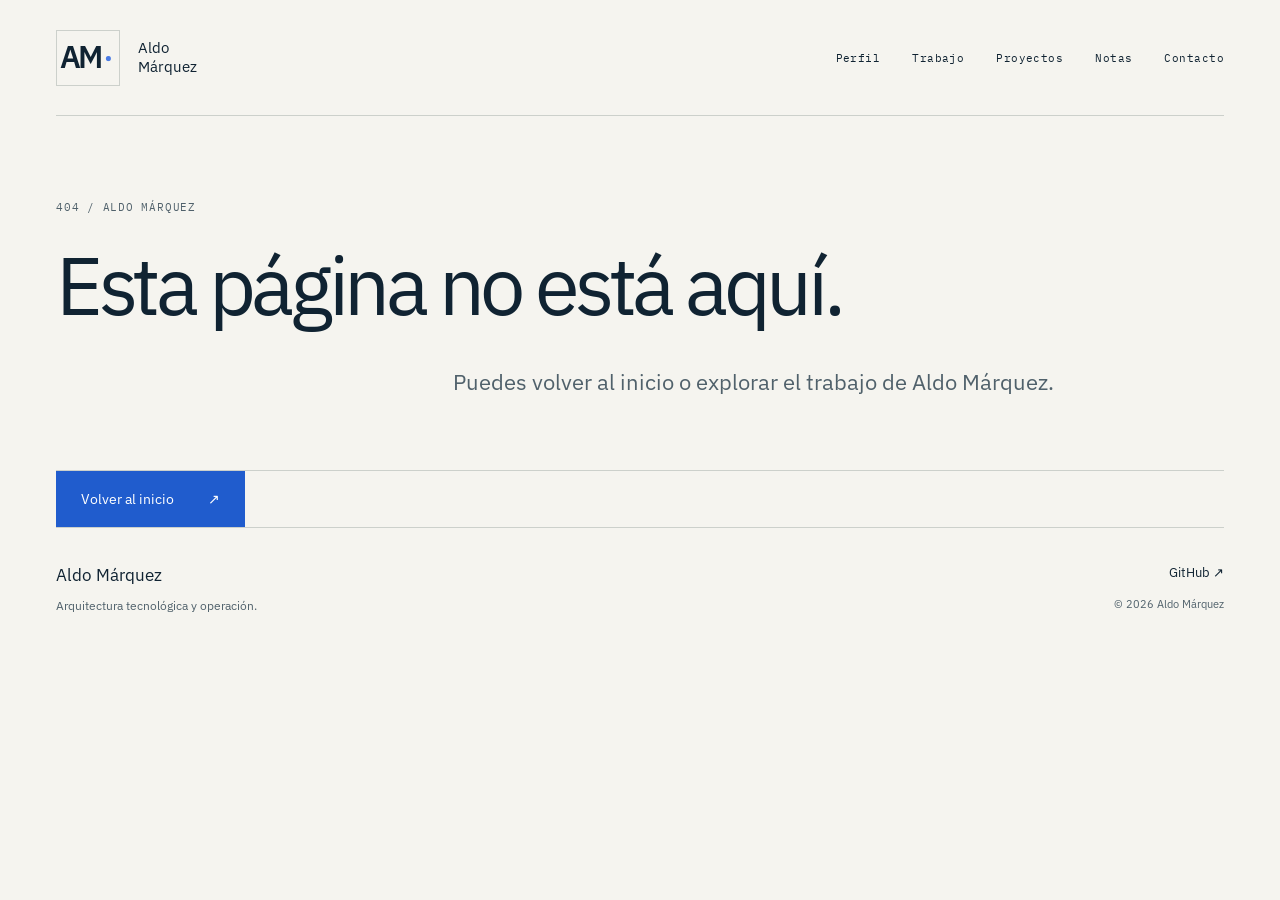
<file: index.html>
<!doctype html>
<html lang="es"><head><meta charset="UTF-8"><meta name="viewport" content="width=device-width, initial-scale=1"><meta name="theme-color" content="#102332"><link rel="icon" href="/assets/favicon.svg" type="image/svg+xml"><link rel="alternate icon" href="/assets/favicon.ico"><link rel="apple-touch-icon" href="/assets/icon-180.png"><link rel="preload" href="/fonts/plex-sans.woff2" as="font" type="font/woff2" crossorigin><title>Sistemas que funcionan. · Aldo Márquez</title><meta name="description" content="Arquitectura tecnológica y operación. Dirección y consultoría con Aldo Márquez."><link rel="canonical" href="https://aldo80st.github.io/"><meta property="og:url" content="https://aldo80st.github.io/"><meta property="og:title" content="Sistemas que funcionan. · Aldo Márquez"><meta property="og:description" content="Arquitectura tecnológica y operación. Dirección y consultoría con Aldo Márquez."><meta property="og:image" content="https://aldo80st.github.io/assets/og/inicio.svg"><meta property="og:image:alt" content="Sistemas que funcionan. · Aldo Márquez"><meta property="og:type" content="website"><meta property="og:locale" content="es_MX"><meta name="twitter:card" content="summary_large_image"><script type="application/ld+json">{"@context":"https://schema.org","@type":"Person","name":"Aldo Márquez","url":"https://aldo80st.github.io/","sameAs":["https://github.com/aldo80st"]}</script>  <script type="module" crossorigin src="/assets/index-DM0Iw-sA.js"></script>
  <link rel="stylesheet" crossorigin href="/assets/index-DW9B3bcx.css">
</head><body><div id="root"><link rel="preload" as="image" href="/assets/system.webp" fetchPriority="high"/><div class="site dark"><a class="skip" href="#contenido">Saltar al contenido</a><header class="header wrap"><a class="brand" href="/" aria-label="Aldo Márquez, inicio"><span class="monogram">AM<span>·</span></span><span>Aldo<br/>Márquez</span></a><nav class="desktop-nav" aria-label="Principal"><a href="/perfil">Perfil</a><a href="/trabajo">Trabajo</a><a href="/proyectos">Proyectos</a><a href="/notas">Notas</a><a href="/contacto">Contacto</a></nav><details class="mobile-menu"><summary>Menú <span>+</span></summary><nav aria-label="Principal móvil"><a href="/perfil">Perfil</a><a href="/trabajo">Trabajo</a><a href="/proyectos">Proyectos</a><a href="/notas">Notas</a><a href="/contacto">Contacto</a></nav></details></header><main id="contenido" tabindex="-1"><section class="hero wrap"><div class="system-index"><span class="index-mark">◈</span><span>ESTUDIO / SISTEMAS</span><span class="index-rule"></span><span>ARQUITECTURA TECNOLÓGICA</span><span class="index-number">01 / 05</span></div><div class="hero-heading"><p class="eyebrow">Arquitectura tecnológica y operación</p><h1>Sistemas que<br/><em>funcionan.</em></h1></div><figure class="hero-art"><img src="/assets/system.webp" width="832" height="670" alt="Modelo conceptual de módulos y conexiones tecnológicas en azul y aluminio" fetchPriority="high"/><figcaption>Arquitectura como sistema. Imagen conceptual.</figcaption></figure><div class="hero-bottom"><p>Convierto capacidades tecnológicas en operaciones confiables, escalables y resilientes.</p><div class="actions"><a class="button " href="/trabajo">Explorar mi trabajo<span aria-hidden="true">↗</span></a><a class="button secondary" href="/contacto">Conversemos<span aria-hidden="true">↗</span></a></div></div><div class="hero-rule"><span>Dirección · Arquitectura · Operación</span><span>01 / Perspectiva</span></div></section><section class="capabilities wrap"><div class="section-heading"><span class="small-label">Cómo puedo aportar</span><h2>La tecnología tiene valor<br/>cuando sostiene la operación.</h2></div><div class="capability-list"><details><summary><span class="cap-number">01</span><h3>Infraestructura y conectividad</h3><span class="plus" aria-hidden="true">+</span></summary><div class="cap-body"><h4>Arquitectura de redes, conectividad y plataformas</h4><p>Traducir las necesidades del negocio en una arquitectura coherente: disponibilidad, capacidad, seguridad y operación. Diseñar con criterios claros antes de sumar herramientas.</p><a href="/trabajo">Ver mi enfoque ↗</a></div></details><details><summary><span class="cap-number">02</span><h3>Plataformas y automatización</h3><span class="plus" aria-hidden="true">+</span></summary><div class="cap-body"><h4>Menos fricción. Más capacidad.</h4><p>Conectar procesos, herramientas y datos para reducir trabajo repetitivo. Construir automatización que pueda entenderse, mantenerse y verificarse.</p><a href="/trabajo">Ver mi enfoque ↗</a></div></details><details><summary><span class="cap-number">03</span><h3>Dirección y operación</h3><span class="plus" aria-hidden="true">+</span></summary><div class="cap-body"><h4>Del diagnóstico a una ruta ejecutable</h4><p>Priorizar iniciativas, ordenar decisiones y acompañar la ejecución. Definir responsabilidades y evidencia para que el cambio tecnológico pueda sostenerse.</p><a href="/trabajo">Ver mi enfoque ↗</a></div></details></div></section><section class="profile-section wrap"><div><span class="small-label">Experiencia conectada</span><div class="year">2008<span>El inicio de una trayectoria<br/>en tecnología y operación.</span></div></div><div><h2>La mirada técnica.<br/>El criterio operativo.</h2><p>Mi trabajo parte de una convicción: una buena arquitectura debe seguir funcionando cuando entra en contacto con la realidad.</p><p>Integro infraestructura, plataformas y automatización con una visión de dirección: entender el contexto, decidir con claridad y construir continuidad.</p><a class="text-link" href="/perfil">Conocer mi perfil ↗</a></div></section><section class="projects-section wrap"><div class="section-heading"><span class="small-label">Trabajo en construcción</span><h2>Ideas que toman<br/>forma de sistema.</h2></div><div class="project-rows"><a href="/proyectos/forge" class="project-row"><span class="project-index">0<!-- -->1</span><div><span class="small-label">Gobierno de proyectos</span><h3>Forge</h3></div><div class="project-description"><p>De la intención a la ejecución verificable.</p><span class="project-state">Versión inicial operativa</span></div><span class="row-arrow" aria-hidden="true">↗</span></a><a href="/proyectos/nexora" class="project-row"><span class="project-index">0<!-- -->2</span><div><span class="small-label">Inteligencia operacional</span><h3>Nexora</h3></div><div class="project-description"><p>Entender la red antes de decidir.</p><span class="project-state">Prototipo · M0</span></div><span class="row-arrow" aria-hidden="true">↗</span></a><a href="/proyectos/anima" class="project-row"><span class="project-index">0<!-- -->3</span><div><span class="small-label">Sistemas personales</span><h3>Ánima</h3></div><div class="project-description"><p>Memoria, intención y continuidad.</p><span class="project-state">En desarrollo</span></div><span class="row-arrow" aria-hidden="true">↗</span></a></div><a class="text-link" href="/proyectos">Explorar los proyectos ↗</a></section><section class="atlas-feature wrap" aria-labelledby="atlas-feature-title"><div class="atlas-plate"><span class="small-label">FIGURA / 01 — MAPA CONCEPTUAL</span><div class="atlas-structure" aria-hidden="true"><span class="atlas-ring ring-1"></span><span class="atlas-ring ring-2"></span><span class="atlas-ring ring-3"></span><span class="atlas-axis axis-x"></span><span class="atlas-axis axis-y"></span><span class="atlas-center">A</span><span class="atlas-point point-a"></span><span class="atlas-point point-b"></span><span class="atlas-point point-c"></span></div><div class="atlas-plate-footer"><span>INTENCIÓN / CONTRATOS / EVIDENCIA</span><span>SISTEMA 001</span></div></div><div class="atlas-copy"><span class="small-label">INVESTIGACIÓN EN CURSO</span><h2 id="atlas-feature-title">Arquitectura de<br/><em>sistemas coordinados.</em></h2><p>Un mapa visual de cómo se relacionan conocimiento, contratos, capacidades y evidencia para construir proyectos que puedan evolucionar sin depender de una sola conversación con IA.</p><a class="atlas-link" href="https://aldo80st.github.io/axioma-atlas/" target="_blank" rel="noopener noreferrer">Mapa de ideas <span aria-hidden="true">↗</span></a><details class="atlas-disclosure"><summary>¿Qué representa este mapa? <span aria-hidden="true">+</span></summary><p>Hipótesis y experimentos de arquitectura. No se presenta como un sistema autónomo completo ni implica acceso a infraestructura privada.</p></details></div></section><section class="notes-section wrap"><span class="small-label">Notas de trabajo</span><a href="/notas/disenar-para-operar" class="note-feature"><span class="note-category">Arquitectura / Operación</span><h2>Diseñar<br/>para operar.</h2><div><p>Una arquitectura se evalúa también por lo que ocurre después de entregarla.</p><span class="text-link">Leer la nota ↗</span></div></a></section><section class="contact-strip wrap"><span class="small-label">Conversemos</span><a href="/contacto">El próximo sistema<br/>empieza con una conversación.<span aria-hidden="true">↗</span></a></section></main><footer class="footer wrap"><a href="/" class="footer-name">Aldo Márquez<span>Arquitectura tecnológica y operación.</span></a><div><a href="https://github.com/aldo80st" target="_blank" rel="noopener noreferrer">GitHub ↗</a><span>© <!-- -->2026<!-- --> Aldo Márquez</span></div></footer></div></div></body></html>
</file>
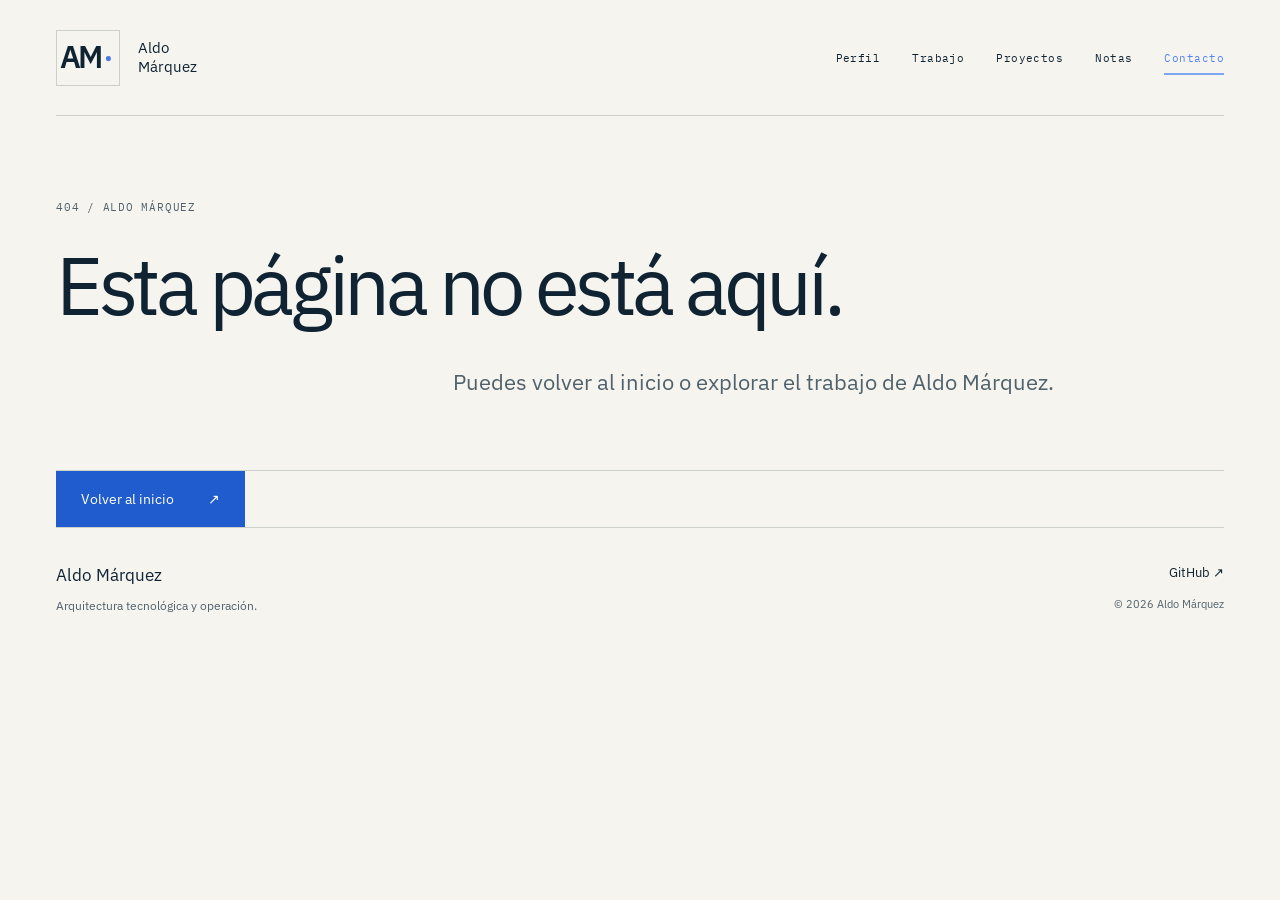
<file: contacto/index.html>
<!doctype html>
<html lang="es"><head><meta charset="UTF-8"><meta name="viewport" content="width=device-width, initial-scale=1"><meta name="theme-color" content="#102332"><link rel="icon" href="/assets/favicon.svg" type="image/svg+xml"><link rel="alternate icon" href="/assets/favicon.ico"><link rel="apple-touch-icon" href="/assets/icon-180.png"><link rel="preload" href="/fonts/plex-sans.woff2" as="font" type="font/woff2" crossorigin><title>Contacto · Aldo Márquez</title><meta name="description" content="Encuentra el perfil público y los proyectos de Aldo Márquez."><link rel="canonical" href="https://aldo80st.github.io/contacto/"><meta property="og:url" content="https://aldo80st.github.io/contacto/"><meta property="og:title" content="Contacto · Aldo Márquez"><meta property="og:description" content="Encuentra el perfil público y los proyectos de Aldo Márquez."><meta property="og:image" content="https://aldo80st.github.io/assets/og/contacto.svg"><meta property="og:image:alt" content="Contacto · Aldo Márquez"><meta property="og:type" content="website"><meta property="og:locale" content="es_MX"><meta name="twitter:card" content="summary_large_image"><script type="application/ld+json">{"@context":"https://schema.org","@type":"Person","name":"Aldo Márquez","url":"https://aldo80st.github.io/","sameAs":["https://github.com/aldo80st"]}</script>  <script type="module" crossorigin src="/assets/index-DM0Iw-sA.js"></script>
  <link rel="stylesheet" crossorigin href="/assets/index-DW9B3bcx.css">
</head><body><div id="root"><div class="site light"><a class="skip" href="#contenido">Saltar al contenido</a><header class="header wrap"><a class="brand" href="/" aria-label="Aldo Márquez, inicio"><span class="monogram">AM<span>·</span></span><span>Aldo<br/>Márquez</span></a><nav class="desktop-nav" aria-label="Principal"><a href="/perfil">Perfil</a><a href="/trabajo">Trabajo</a><a href="/proyectos">Proyectos</a><a href="/notas">Notas</a><a href="/contacto" aria-current="page">Contacto</a></nav><details class="mobile-menu"><summary>Menú <span>+</span></summary><nav aria-label="Principal móvil"><a href="/perfil">Perfil</a><a href="/trabajo">Trabajo</a><a href="/proyectos">Proyectos</a><a href="/notas">Notas</a><a href="/contacto" aria-current="page">Contacto</a></nav></details></header><main id="contenido" tabindex="-1"><section class="page-intro wrap"><p class="eyebrow">05<!-- --> / Aldo Márquez</p><h1>Hablemos del próximo sistema.</h1><div class="intro-text"><p>Dirección, arquitectura y operación. Tres perspectivas para convertir una necesidad tecnológica en una ruta de trabajo.</p></div></section><section class="contact-page wrap"><h2>Un punto de encuentro.</h2><div class="prose"><p>Puedes explorar mi perfil público y el trabajo que comparto en GitHub.</p><a class="button " href="https://github.com/aldo80st">Perfil en GitHub<span aria-hidden="true">↗</span></a><p class="fineprint">Para conversar sobre una iniciativa, prepara tres puntos: qué necesitas resolver, en qué contexto y qué resultado esperas.</p></div></section></main><footer class="footer wrap"><a href="/" class="footer-name">Aldo Márquez<span>Arquitectura tecnológica y operación.</span></a><div><a href="https://github.com/aldo80st" target="_blank" rel="noopener noreferrer">GitHub ↗</a><span>© <!-- -->2026<!-- --> Aldo Márquez</span></div></footer></div></div></body></html>
</file>
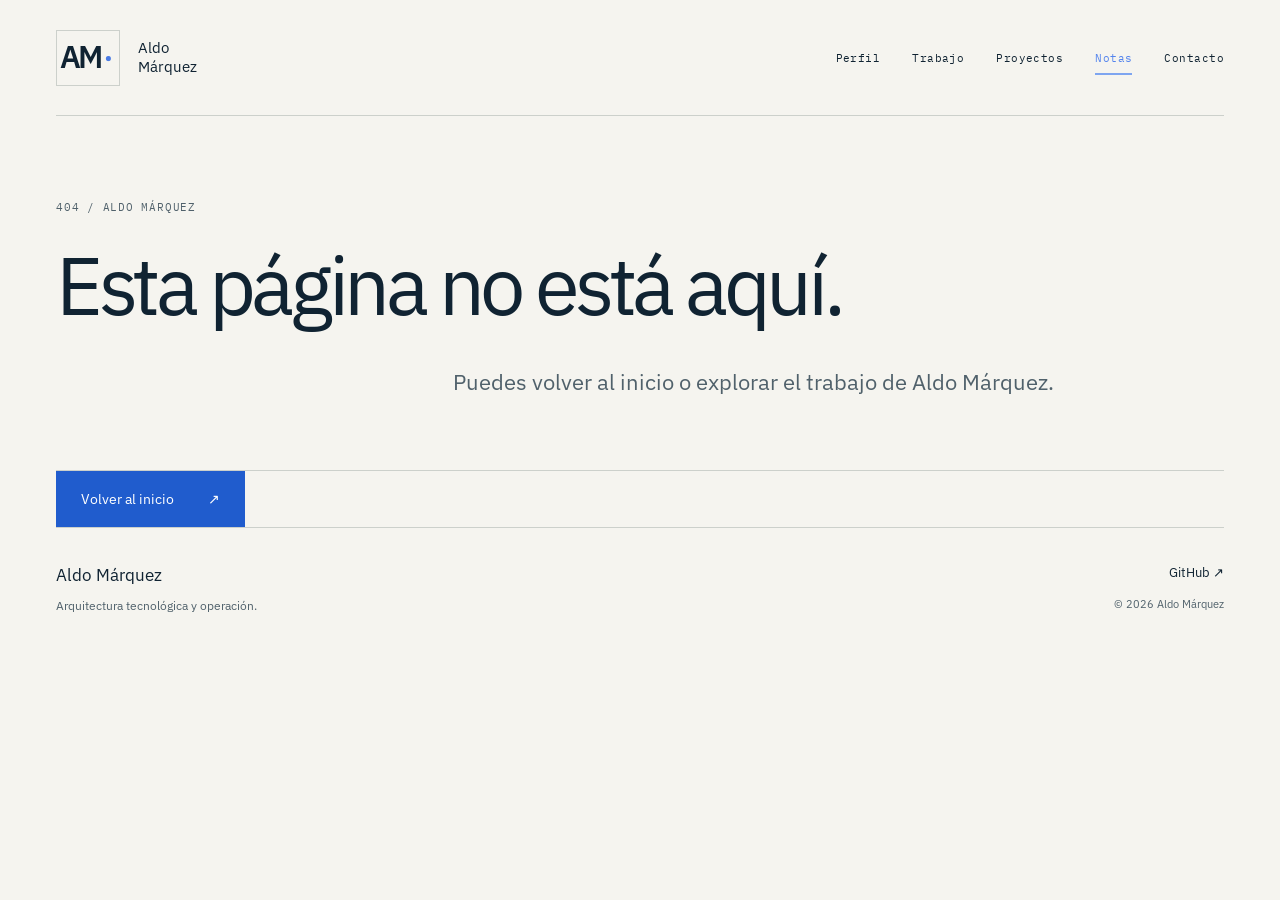
<file: notas/index.html>
<!doctype html>
<html lang="es"><head><meta charset="UTF-8"><meta name="viewport" content="width=device-width, initial-scale=1"><meta name="theme-color" content="#102332"><link rel="icon" href="/assets/favicon.svg" type="image/svg+xml"><link rel="alternate icon" href="/assets/favicon.ico"><link rel="apple-touch-icon" href="/assets/icon-180.png"><link rel="preload" href="/fonts/plex-sans.woff2" as="font" type="font/woff2" crossorigin><title>Notas de trabajo · Aldo Márquez</title><meta name="description" content="Ideas de Aldo Márquez sobre arquitectura, tecnología y operación."><link rel="canonical" href="https://aldo80st.github.io/notas/"><meta property="og:url" content="https://aldo80st.github.io/notas/"><meta property="og:title" content="Notas de trabajo · Aldo Márquez"><meta property="og:description" content="Ideas de Aldo Márquez sobre arquitectura, tecnología y operación."><meta property="og:image" content="https://aldo80st.github.io/assets/og/notas.svg"><meta property="og:image:alt" content="Notas de trabajo · Aldo Márquez"><meta property="og:type" content="website"><meta property="og:locale" content="es_MX"><meta name="twitter:card" content="summary_large_image"><script type="application/ld+json">{"@context":"https://schema.org","@type":"Person","name":"Aldo Márquez","url":"https://aldo80st.github.io/","sameAs":["https://github.com/aldo80st"]}</script>  <script type="module" crossorigin src="/assets/index-DM0Iw-sA.js"></script>
  <link rel="stylesheet" crossorigin href="/assets/index-DW9B3bcx.css">
</head><body><div id="root"><div class="site light"><a class="skip" href="#contenido">Saltar al contenido</a><header class="header wrap"><a class="brand" href="/" aria-label="Aldo Márquez, inicio"><span class="monogram">AM<span>·</span></span><span>Aldo<br/>Márquez</span></a><nav class="desktop-nav" aria-label="Principal"><a href="/perfil">Perfil</a><a href="/trabajo">Trabajo</a><a href="/proyectos">Proyectos</a><a href="/notas" aria-current="page">Notas</a><a href="/contacto">Contacto</a></nav><details class="mobile-menu"><summary>Menú <span>+</span></summary><nav aria-label="Principal móvil"><a href="/perfil">Perfil</a><a href="/trabajo">Trabajo</a><a href="/proyectos">Proyectos</a><a href="/notas" aria-current="page">Notas</a><a href="/contacto">Contacto</a></nav></details></header><main id="contenido" tabindex="-1"><section class="page-intro wrap"><p class="eyebrow">04<!-- --> / Aldo Márquez</p><h1>Notas de trabajo.</h1><div class="intro-text"><p>Ideas sobre arquitectura, operación y sistemas que pueden sostenerse en el tiempo.</p></div></section><section class="wrap note-list"><a href="/notas/disenar-para-operar"><span class="small-label">Arquitectura / Operación</span><h2>Diseñar para operar.</h2><p>La entrega es un momento. La operación es la vida del sistema.</p><span>Leer la nota ↗</span></a></section><section class="contact-strip wrap"><span class="small-label">Conversemos</span><a href="/contacto">El próximo sistema<br/>empieza con una conversación.<span aria-hidden="true">↗</span></a></section></main><footer class="footer wrap"><a href="/" class="footer-name">Aldo Márquez<span>Arquitectura tecnológica y operación.</span></a><div><a href="https://github.com/aldo80st" target="_blank" rel="noopener noreferrer">GitHub ↗</a><span>© <!-- -->2026<!-- --> Aldo Márquez</span></div></footer></div></div></body></html>
</file>
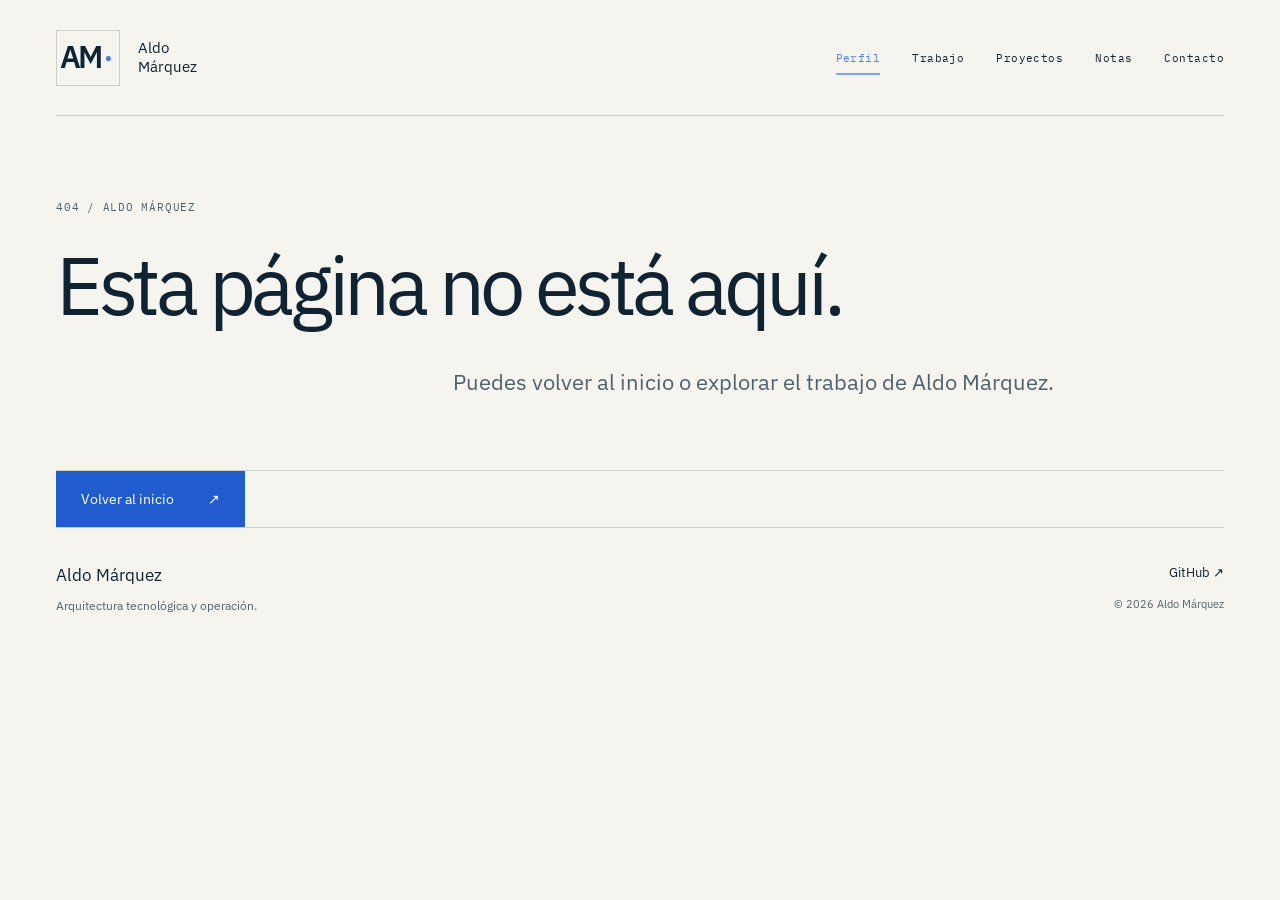
<file: perfil/index.html>
<!doctype html>
<html lang="es"><head><meta charset="UTF-8"><meta name="viewport" content="width=device-width, initial-scale=1"><meta name="theme-color" content="#102332"><link rel="icon" href="/assets/favicon.svg" type="image/svg+xml"><link rel="alternate icon" href="/assets/favicon.ico"><link rel="apple-touch-icon" href="/assets/icon-180.png"><link rel="preload" href="/fonts/plex-sans.woff2" as="font" type="font/woff2" crossorigin><title>Perfil · Aldo Márquez</title><meta name="description" content="La trayectoria y los principios de trabajo de Aldo Márquez."><link rel="canonical" href="https://aldo80st.github.io/perfil/"><meta property="og:url" content="https://aldo80st.github.io/perfil/"><meta property="og:title" content="Perfil · Aldo Márquez"><meta property="og:description" content="La trayectoria y los principios de trabajo de Aldo Márquez."><meta property="og:image" content="https://aldo80st.github.io/assets/og/perfil.svg"><meta property="og:image:alt" content="Perfil · Aldo Márquez"><meta property="og:type" content="website"><meta property="og:locale" content="es_MX"><meta name="twitter:card" content="summary_large_image"><script type="application/ld+json">{"@context":"https://schema.org","@type":"Person","name":"Aldo Márquez","url":"https://aldo80st.github.io/","sameAs":["https://github.com/aldo80st"]}</script>  <script type="module" crossorigin src="/assets/index-DM0Iw-sA.js"></script>
  <link rel="stylesheet" crossorigin href="/assets/index-DW9B3bcx.css">
</head><body><div id="root"><div class="site light"><a class="skip" href="#contenido">Saltar al contenido</a><header class="header wrap"><a class="brand" href="/" aria-label="Aldo Márquez, inicio"><span class="monogram">AM<span>·</span></span><span>Aldo<br/>Márquez</span></a><nav class="desktop-nav" aria-label="Principal"><a href="/perfil" aria-current="page">Perfil</a><a href="/trabajo">Trabajo</a><a href="/proyectos">Proyectos</a><a href="/notas">Notas</a><a href="/contacto">Contacto</a></nav><details class="mobile-menu"><summary>Menú <span>+</span></summary><nav aria-label="Principal móvil"><a href="/perfil" aria-current="page">Perfil</a><a href="/trabajo">Trabajo</a><a href="/proyectos">Proyectos</a><a href="/notas">Notas</a><a href="/contacto">Contacto</a></nav></details></header><main id="contenido" tabindex="-1"><section class="page-intro wrap"><p class="eyebrow">01<!-- --> / Aldo Márquez</p><h1>Tecnología con criterio operativo.</h1><div class="intro-text"><p>Soy Aldo Márquez. Desde 2008, mi trayectoria se desarrolla en la intersección entre infraestructura tecnológica y operación.</p></div></section><section class="two-col wrap prose"><h2>Construir continuidad.</h2><div><p>Me interesa resolver la distancia entre una capacidad tecnológica y su funcionamiento cotidiano. Una red, una plataforma o una automatización tienen que ser comprensibles para quienes las operan y útiles para quienes dependen de ellas.</p><p>Mi enfoque reúne arquitectura, dirección y ejecución. Primero entiendo el contexto; después ordeno las decisiones y las convierto en una ruta de trabajo verificable.</p><h3>Una mirada de conjunto</h3><p>La infraestructura conecta. Las plataformas habilitan. La operación sostiene. Mi trabajo busca que esas tres capas respondan a una misma intención.</p><a class="button " href="/trabajo">Cómo puedo aportar<span aria-hidden="true">↗</span></a></div></section><section class="principles wrap"><h2>Principios de trabajo</h2><div class="principle"><span>0<!-- -->1</span><h3>Contexto antes que herramienta</h3><p>Entender restricciones, necesidades y capacidades antes de elegir una solución.</p></div><div class="principle"><span>0<!-- -->2</span><h3>Decisiones con evidencia</h3><p>Hacer explícitos los criterios, los límites y la forma de comprobar el resultado.</p></div><div class="principle"><span>0<!-- -->3</span><h3>Diseño para la continuidad</h3><p>Considerar mantenimiento, responsabilidades y evolución desde el principio.</p></div></section><section class="contact-strip wrap"><span class="small-label">Conversemos</span><a href="/contacto">El próximo sistema<br/>empieza con una conversación.<span aria-hidden="true">↗</span></a></section></main><footer class="footer wrap"><a href="/" class="footer-name">Aldo Márquez<span>Arquitectura tecnológica y operación.</span></a><div><a href="https://github.com/aldo80st" target="_blank" rel="noopener noreferrer">GitHub ↗</a><span>© <!-- -->2026<!-- --> Aldo Márquez</span></div></footer></div></div></body></html>
</file>
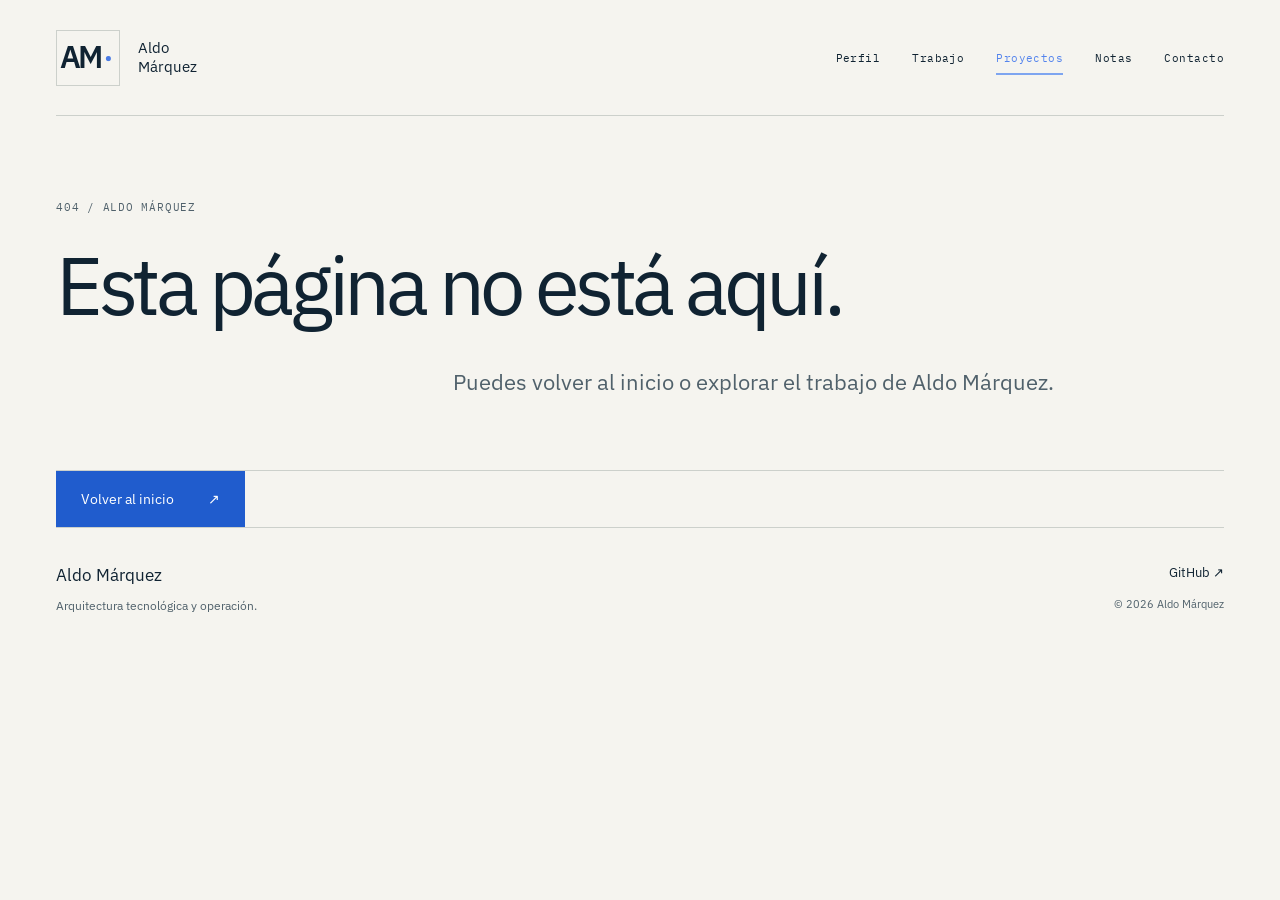
<file: proyectos/index.html>
<!doctype html>
<html lang="es"><head><meta charset="UTF-8"><meta name="viewport" content="width=device-width, initial-scale=1"><meta name="theme-color" content="#102332"><link rel="icon" href="/assets/favicon.svg" type="image/svg+xml"><link rel="alternate icon" href="/assets/favicon.ico"><link rel="apple-touch-icon" href="/assets/icon-180.png"><link rel="preload" href="/fonts/plex-sans.woff2" as="font" type="font/woff2" crossorigin><title>Proyectos · Aldo Márquez</title><meta name="description" content="Forge, Nexora y Ánima: gobierno, inteligencia operacional y continuidad."><link rel="canonical" href="https://aldo80st.github.io/proyectos/"><meta property="og:url" content="https://aldo80st.github.io/proyectos/"><meta property="og:title" content="Proyectos · Aldo Márquez"><meta property="og:description" content="Forge, Nexora y Ánima: gobierno, inteligencia operacional y continuidad."><meta property="og:image" content="https://aldo80st.github.io/assets/og/proyectos.svg"><meta property="og:image:alt" content="Proyectos · Aldo Márquez"><meta property="og:type" content="website"><meta property="og:locale" content="es_MX"><meta name="twitter:card" content="summary_large_image"><script type="application/ld+json">{"@context":"https://schema.org","@type":"Person","name":"Aldo Márquez","url":"https://aldo80st.github.io/","sameAs":["https://github.com/aldo80st"]}</script>  <script type="module" crossorigin src="/assets/index-DM0Iw-sA.js"></script>
  <link rel="stylesheet" crossorigin href="/assets/index-DW9B3bcx.css">
</head><body><div id="root"><div class="site light"><a class="skip" href="#contenido">Saltar al contenido</a><header class="header wrap"><a class="brand" href="/" aria-label="Aldo Márquez, inicio"><span class="monogram">AM<span>·</span></span><span>Aldo<br/>Márquez</span></a><nav class="desktop-nav" aria-label="Principal"><a href="/perfil">Perfil</a><a href="/trabajo">Trabajo</a><a href="/proyectos" aria-current="page">Proyectos</a><a href="/notas">Notas</a><a href="/contacto">Contacto</a></nav><details class="mobile-menu"><summary>Menú <span>+</span></summary><nav aria-label="Principal móvil"><a href="/perfil">Perfil</a><a href="/trabajo">Trabajo</a><a href="/proyectos" aria-current="page">Proyectos</a><a href="/notas">Notas</a><a href="/contacto">Contacto</a></nav></details></header><main id="contenido" tabindex="-1"><section class="page-intro wrap"><p class="eyebrow">03<!-- --> / Aldo Márquez</p><h1>Proyectos.</h1><div class="intro-text"><p>Exploraciones y herramientas que reflejan mi forma de pensar: gobierno, inteligencia operacional y continuidad.</p></div></section><section class="wrap project-index-page"><div class="project-rows"><a href="/proyectos/forge" class="project-row"><span class="project-index">0<!-- -->1</span><div><span class="small-label">Gobierno de proyectos</span><h3>Forge</h3></div><div class="project-description"><p>De la intención a la ejecución verificable.</p><span class="project-state">Versión inicial operativa</span></div><span class="row-arrow" aria-hidden="true">↗</span></a><a href="/proyectos/nexora" class="project-row"><span class="project-index">0<!-- -->2</span><div><span class="small-label">Inteligencia operacional</span><h3>Nexora</h3></div><div class="project-description"><p>Entender la red antes de decidir.</p><span class="project-state">Prototipo · M0</span></div><span class="row-arrow" aria-hidden="true">↗</span></a><a href="/proyectos/anima" class="project-row"><span class="project-index">0<!-- -->3</span><div><span class="small-label">Sistemas personales</span><h3>Ánima</h3></div><div class="project-description"><p>Memoria, intención y continuidad.</p><span class="project-state">En desarrollo</span></div><span class="row-arrow" aria-hidden="true">↗</span></a></div><p class="fineprint">Cada proyecto incluye su estado actual y sus límites. Estos desarrollos propios se presentan como trabajo en evolución.</p></section><section class="contact-strip wrap"><span class="small-label">Conversemos</span><a href="/contacto">El próximo sistema<br/>empieza con una conversación.<span aria-hidden="true">↗</span></a></section></main><footer class="footer wrap"><a href="/" class="footer-name">Aldo Márquez<span>Arquitectura tecnológica y operación.</span></a><div><a href="https://github.com/aldo80st" target="_blank" rel="noopener noreferrer">GitHub ↗</a><span>© <!-- -->2026<!-- --> Aldo Márquez</span></div></footer></div></div></body></html>
</file>
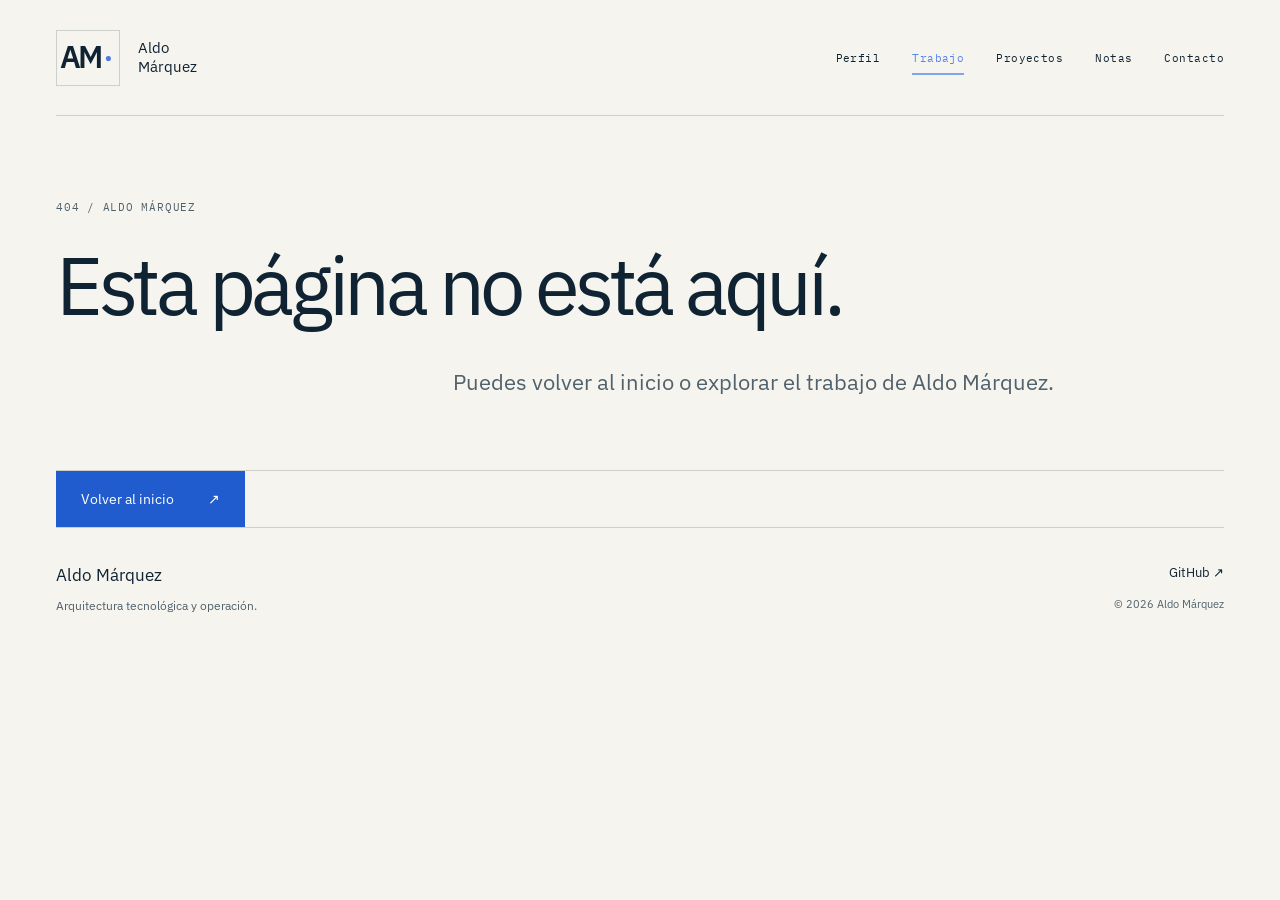
<file: trabajo/index.html>
<!doctype html>
<html lang="es"><head><meta charset="UTF-8"><meta name="viewport" content="width=device-width, initial-scale=1"><meta name="theme-color" content="#102332"><link rel="icon" href="/assets/favicon.svg" type="image/svg+xml"><link rel="alternate icon" href="/assets/favicon.ico"><link rel="apple-touch-icon" href="/assets/icon-180.png"><link rel="preload" href="/fonts/plex-sans.woff2" as="font" type="font/woff2" crossorigin><title>Dirección y consultoría · Aldo Márquez</title><meta name="description" content="Diagnóstico, arquitectura tecnológica y automatización para sostener la operación."><link rel="canonical" href="https://aldo80st.github.io/trabajo/"><meta property="og:url" content="https://aldo80st.github.io/trabajo/"><meta property="og:title" content="Dirección y consultoría · Aldo Márquez"><meta property="og:description" content="Diagnóstico, arquitectura tecnológica y automatización para sostener la operación."><meta property="og:image" content="https://aldo80st.github.io/assets/og/trabajo.svg"><meta property="og:image:alt" content="Dirección y consultoría · Aldo Márquez"><meta property="og:type" content="website"><meta property="og:locale" content="es_MX"><meta name="twitter:card" content="summary_large_image"><script type="application/ld+json">{"@context":"https://schema.org","@type":"Person","name":"Aldo Márquez","url":"https://aldo80st.github.io/","sameAs":["https://github.com/aldo80st"]}</script>  <script type="module" crossorigin src="/assets/index-DM0Iw-sA.js"></script>
  <link rel="stylesheet" crossorigin href="/assets/index-DW9B3bcx.css">
</head><body><div id="root"><div class="site light"><a class="skip" href="#contenido">Saltar al contenido</a><header class="header wrap"><a class="brand" href="/" aria-label="Aldo Márquez, inicio"><span class="monogram">AM<span>·</span></span><span>Aldo<br/>Márquez</span></a><nav class="desktop-nav" aria-label="Principal"><a href="/perfil">Perfil</a><a href="/trabajo" aria-current="page">Trabajo</a><a href="/proyectos">Proyectos</a><a href="/notas">Notas</a><a href="/contacto">Contacto</a></nav><details class="mobile-menu"><summary>Menú <span>+</span></summary><nav aria-label="Principal móvil"><a href="/perfil">Perfil</a><a href="/trabajo" aria-current="page">Trabajo</a><a href="/proyectos">Proyectos</a><a href="/notas">Notas</a><a href="/contacto">Contacto</a></nav></details></header><main id="contenido" tabindex="-1"><section class="page-intro wrap"><p class="eyebrow">02<!-- --> / Aldo Márquez</p><h1>De la complejidad a una ruta clara.</h1><div class="intro-text"><p>Dirección y consultoría tecnológica para conectar arquitectura, prioridades y operación.</p></div></section><section class="service-list wrap"><article class="service"><span>0<!-- -->1</span><h2>Diagnóstico y dirección</h2><div><p class="service-trigger">Cuando las iniciativas compiten por recursos y falta una visión compartida.</p><p>Lectura del contexto, prioridades y riesgos. Una ruta de trabajo con criterios de decisión y responsabilidades.</p></div></article><article class="service"><span>0<!-- -->2</span><h2>Arquitectura tecnológica</h2><div><p class="service-trigger">Cuando la infraestructura debe evolucionar sin perder continuidad.</p><p>Diseño de conectividad, plataformas y capacidades. Decisiones que consideran disponibilidad, capacidad y operación.</p></div></article><article class="service"><span>0<!-- -->3</span><h2>Automatización y operación</h2><div><p class="service-trigger">Cuando los procesos dependen demasiado de trabajo manual.</p><p>Identificación de fricción, integración de herramientas y automatización verificable. Documentación y transferencia de conocimiento.</p></div></article></section><section class="two-col wrap prose"><h2>Una forma de trabajar.</h2><ol class="process"><li><strong>Entender.</strong> Alinear el problema, las restricciones y el resultado esperado.</li><li><strong>Diseñar.</strong> Elegir una arquitectura y una ruta de ejecución con decisiones explícitas.</li><li><strong>Implementar.</strong> Avanzar por etapas verificables y ajustar con evidencia.</li><li><strong>Sostener.</strong> Preparar la operación, documentar y facilitar la evolución.</li></ol></section><section class="contact-strip wrap"><span class="small-label">Conversemos</span><a href="/contacto">El próximo sistema<br/>empieza con una conversación.<span aria-hidden="true">↗</span></a></section></main><footer class="footer wrap"><a href="/" class="footer-name">Aldo Márquez<span>Arquitectura tecnológica y operación.</span></a><div><a href="https://github.com/aldo80st" target="_blank" rel="noopener noreferrer">GitHub ↗</a><span>© <!-- -->2026<!-- --> Aldo Márquez</span></div></footer></div></div></body></html>
</file>
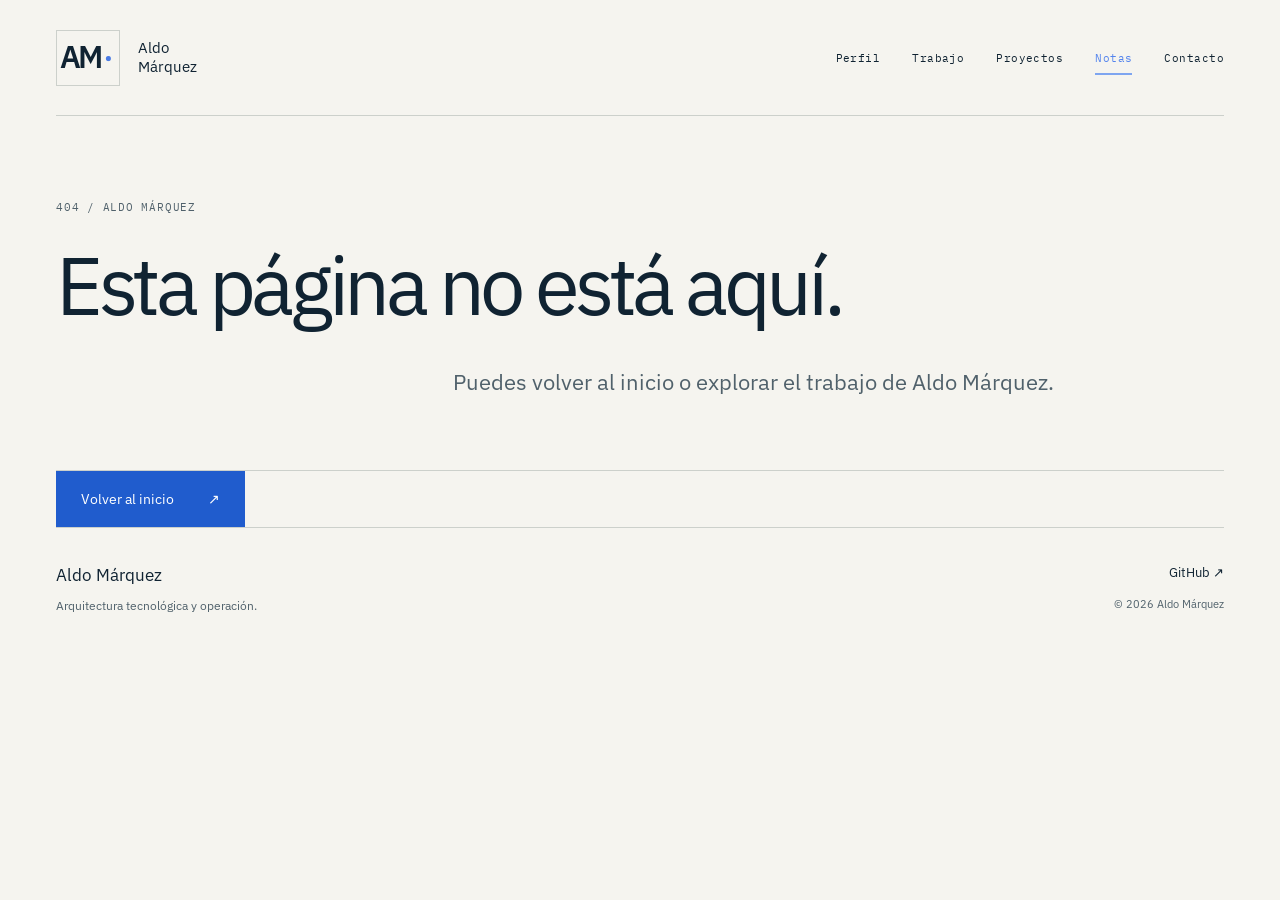
<file: notas/disenar-para-operar/index.html>
<!doctype html>
<html lang="es"><head><meta charset="UTF-8"><meta name="viewport" content="width=device-width, initial-scale=1"><meta name="theme-color" content="#102332"><link rel="icon" href="/assets/favicon.svg" type="image/svg+xml"><link rel="alternate icon" href="/assets/favicon.ico"><link rel="apple-touch-icon" href="/assets/icon-180.png"><link rel="preload" href="/fonts/plex-sans.woff2" as="font" type="font/woff2" crossorigin><title>Diseñar para operar · Aldo Márquez</title><meta name="description" content="La entrega es un momento. La operación es la vida del sistema."><link rel="canonical" href="https://aldo80st.github.io/notas/disenar-para-operar/"><meta property="og:url" content="https://aldo80st.github.io/notas/disenar-para-operar/"><meta property="og:title" content="Diseñar para operar · Aldo Márquez"><meta property="og:description" content="La entrega es un momento. La operación es la vida del sistema."><meta property="og:image" content="https://aldo80st.github.io/assets/og/notas-disenar-para-operar.svg"><meta property="og:image:alt" content="Diseñar para operar · Aldo Márquez"><meta property="og:type" content="article"><meta property="og:locale" content="es_MX"><meta name="twitter:card" content="summary_large_image"><script type="application/ld+json">{"@context":"https://schema.org","@type":"Person","name":"Aldo Márquez","url":"https://aldo80st.github.io/","sameAs":["https://github.com/aldo80st"]}</script>  <script type="module" crossorigin src="/assets/index-DM0Iw-sA.js"></script>
  <link rel="stylesheet" crossorigin href="/assets/index-DW9B3bcx.css">
</head><body><div id="root"><div class="site light"><a class="skip" href="#contenido">Saltar al contenido</a><header class="header wrap"><a class="brand" href="/" aria-label="Aldo Márquez, inicio"><span class="monogram">AM<span>·</span></span><span>Aldo<br/>Márquez</span></a><nav class="desktop-nav" aria-label="Principal"><a href="/perfil">Perfil</a><a href="/trabajo">Trabajo</a><a href="/proyectos">Proyectos</a><a href="/notas" aria-current="page">Notas</a><a href="/contacto">Contacto</a></nav><details class="mobile-menu"><summary>Menú <span>+</span></summary><nav aria-label="Principal móvil"><a href="/perfil">Perfil</a><a href="/trabajo">Trabajo</a><a href="/proyectos">Proyectos</a><a href="/notas" aria-current="page">Notas</a><a href="/contacto">Contacto</a></nav></details></header><main id="contenido" tabindex="-1"><section class="page-intro wrap"><p class="eyebrow">04<!-- --> / Aldo Márquez</p><h1>Diseñar para operar.</h1><div class="intro-text"><p>La entrega es un momento. La operación es la vida del sistema.</p><span class="small-label">Aldo Márquez · Nota de enfoque</span></div></section><article class="article prose wrap"><p class="lead">Un sistema puede funcionar en una demostración y seguir siendo difícil de operar. La distancia entre esas dos situaciones es parte del problema de arquitectura.</p><h2>La operación empieza en el diseño</h2><p>Decidir cómo se observa un sistema, quién responde ante una falla y cómo se recupera no debería quedar para después. Esas decisiones influyen en la arquitectura tanto como la capacidad o el rendimiento.</p><p>Una solución que depende de una sola persona para entenderla acumula una fragilidad silenciosa. Documentar decisiones, hacer visibles las dependencias y reducir pasos manuales son formas concretas de construir continuidad.</p><h2>Hacer explícito lo que importa</h2><p>Antes de añadir herramientas, conviene responder preguntas sencillas: ¿qué debe seguir funcionando?, ¿qué condiciones podemos tolerar?, ¿cómo sabremos que el sistema cumple?, ¿quién puede intervenir y con qué información?</p><p>Las respuestas ayudan a distinguir capacidades necesarias de complejidad accidental. También permiten definir una entrega que pueda verificarse y una operación que pueda sostenerse.</p><blockquote>La calidad de una arquitectura también se mide por la claridad que deja a quienes van a operarla.</blockquote><h2>Una ruta que puede evolucionar</h2><p>Diseñar para operar no significa anticipar todas las situaciones. Significa establecer límites, señales y responsabilidades suficientes para aprender de lo que sucede y cambiar con criterio.</p><p>Mi enfoque es avanzar por etapas: entender el contexto, decidir con claridad, implementar con evidencia y preparar la continuidad. La tecnología adquiere valor cuando esa secuencia se convierte en una capacidad cotidiana.</p><a class="text-link" href="/notas">← Todas las notas</a></article><section class="contact-strip wrap"><span class="small-label">Conversemos</span><a href="/contacto">El próximo sistema<br/>empieza con una conversación.<span aria-hidden="true">↗</span></a></section></main><footer class="footer wrap"><a href="/" class="footer-name">Aldo Márquez<span>Arquitectura tecnológica y operación.</span></a><div><a href="https://github.com/aldo80st" target="_blank" rel="noopener noreferrer">GitHub ↗</a><span>© <!-- -->2026<!-- --> Aldo Márquez</span></div></footer></div></div></body></html>
</file>
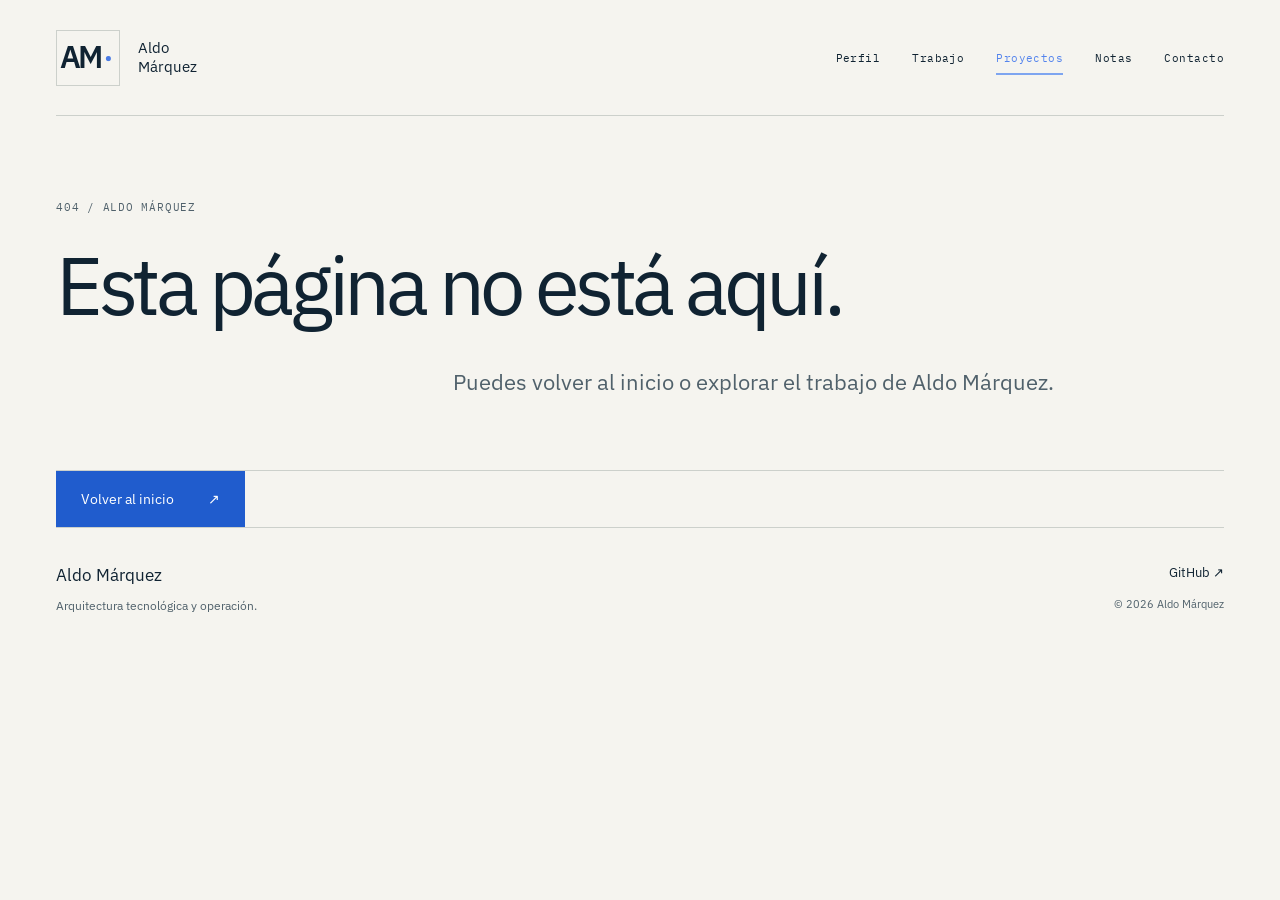
<file: proyectos/anima/index.html>
<!doctype html>
<html lang="es"><head><meta charset="UTF-8"><meta name="viewport" content="width=device-width, initial-scale=1"><meta name="theme-color" content="#102332"><link rel="icon" href="/assets/favicon.svg" type="image/svg+xml"><link rel="alternate icon" href="/assets/favicon.ico"><link rel="apple-touch-icon" href="/assets/icon-180.png"><link rel="preload" href="/fonts/plex-sans.woff2" as="font" type="font/woff2" crossorigin><title>Ánima · Aldo Márquez</title><meta name="description" content="Intención, memoria y continuidad en un sistema personal en desarrollo."><link rel="canonical" href="https://aldo80st.github.io/proyectos/anima/"><meta property="og:url" content="https://aldo80st.github.io/proyectos/anima/"><meta property="og:title" content="Ánima · Aldo Márquez"><meta property="og:description" content="Intención, memoria y continuidad en un sistema personal en desarrollo."><meta property="og:image" content="https://aldo80st.github.io/assets/og/proyectos-anima.svg"><meta property="og:image:alt" content="Ánima · Aldo Márquez"><meta property="og:type" content="website"><meta property="og:locale" content="es_MX"><meta name="twitter:card" content="summary_large_image"><script type="application/ld+json">{"@context":"https://schema.org","@type":"Person","name":"Aldo Márquez","url":"https://aldo80st.github.io/","sameAs":["https://github.com/aldo80st"]}</script>  <script type="module" crossorigin src="/assets/index-DM0Iw-sA.js"></script>
  <link rel="stylesheet" crossorigin href="/assets/index-DW9B3bcx.css">
</head><body><div id="root"><div class="site light"><a class="skip" href="#contenido">Saltar al contenido</a><header class="header wrap"><a class="brand" href="/" aria-label="Aldo Márquez, inicio"><span class="monogram">AM<span>·</span></span><span>Aldo<br/>Márquez</span></a><nav class="desktop-nav" aria-label="Principal"><a href="/perfil">Perfil</a><a href="/trabajo">Trabajo</a><a href="/proyectos" aria-current="page">Proyectos</a><a href="/notas">Notas</a><a href="/contacto">Contacto</a></nav><details class="mobile-menu"><summary>Menú <span>+</span></summary><nav aria-label="Principal móvil"><a href="/perfil">Perfil</a><a href="/trabajo">Trabajo</a><a href="/proyectos" aria-current="page">Proyectos</a><a href="/notas">Notas</a><a href="/contacto">Contacto</a></nav></details></header><main id="contenido" tabindex="-1"><section class="page-intro wrap"><p class="eyebrow">03<!-- --> / Aldo Márquez</p><h1>Ánima</h1><div class="intro-text"><p>Una intención que conserva continuidad.</p><span class="project-state">En desarrollo</span></div></section><section class="project-detail wrap"><aside><span class="small-label">Sistemas personales</span><span class="fineprint">Presentación pública del proyecto. Código de acceso privado.</span><a href="/proyectos">← Todos los proyectos</a></aside><div class="prose"><section><h2>El problema</h2><p>El conocimiento personal se fragmenta entre conversaciones, documentos y herramientas. Recuperar contexto requiere reconstruirlo una y otra vez.</p></section><section><h2>El enfoque</h2><p>Ánima explora un organismo tecnológico personal que relaciona intención, memoria y gobierno, manteniendo separada la ejecución determinista y su evidencia.</p></section><section><h2>Estado actual</h2><p>El proyecto está en desarrollo y en convergencia de sus componentes. Se comparte aquí su dirección conceptual.</p></section><section><h2>Alcance y límites</h2><p>No se presenta como un agente autónomo terminado ni como un producto comercial. Los datos personales y la infraestructura privada no forman parte de esta presentación.</p></section><section><h2>La idea que permanece</h2><p>La memoria es más útil cuando puede conectarse con decisiones, límites y acciones verificables.</p></section></div></section><section class="contact-strip wrap"><span class="small-label">Conversemos</span><a href="/contacto">El próximo sistema<br/>empieza con una conversación.<span aria-hidden="true">↗</span></a></section></main><footer class="footer wrap"><a href="/" class="footer-name">Aldo Márquez<span>Arquitectura tecnológica y operación.</span></a><div><a href="https://github.com/aldo80st" target="_blank" rel="noopener noreferrer">GitHub ↗</a><span>© <!-- -->2026<!-- --> Aldo Márquez</span></div></footer></div></div></body></html>
</file>
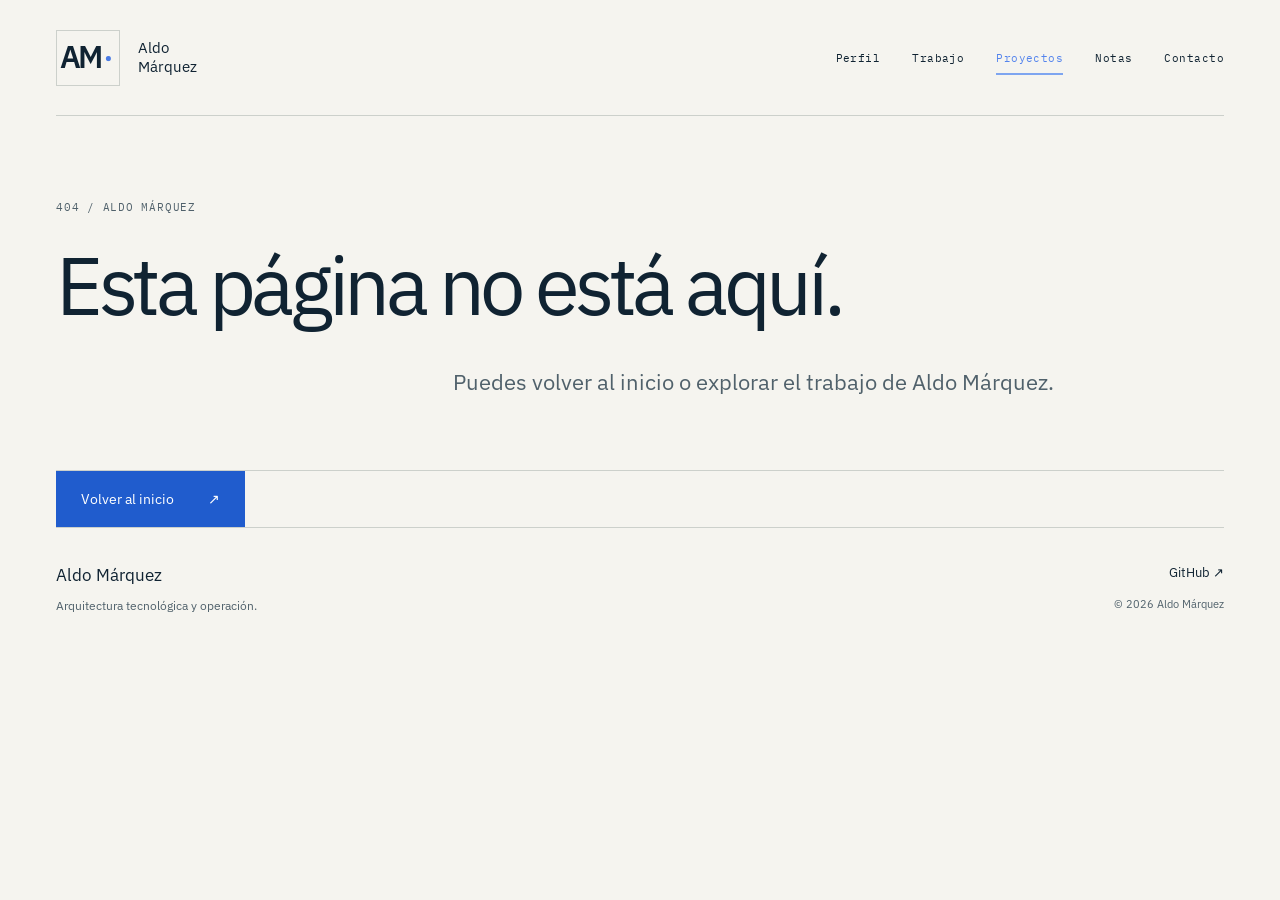
<file: proyectos/forge/index.html>
<!doctype html>
<html lang="es"><head><meta charset="UTF-8"><meta name="viewport" content="width=device-width, initial-scale=1"><meta name="theme-color" content="#102332"><link rel="icon" href="/assets/favicon.svg" type="image/svg+xml"><link rel="alternate icon" href="/assets/favicon.ico"><link rel="apple-touch-icon" href="/assets/icon-180.png"><link rel="preload" href="/fonts/plex-sans.woff2" as="font" type="font/woff2" crossorigin><title>Forge · Aldo Márquez</title><meta name="description" content="Gobierno para convertir intención en ejecución verificable."><link rel="canonical" href="https://aldo80st.github.io/proyectos/forge/"><meta property="og:url" content="https://aldo80st.github.io/proyectos/forge/"><meta property="og:title" content="Forge · Aldo Márquez"><meta property="og:description" content="Gobierno para convertir intención en ejecución verificable."><meta property="og:image" content="https://aldo80st.github.io/assets/og/proyectos-forge.svg"><meta property="og:image:alt" content="Forge · Aldo Márquez"><meta property="og:type" content="website"><meta property="og:locale" content="es_MX"><meta name="twitter:card" content="summary_large_image"><script type="application/ld+json">{"@context":"https://schema.org","@type":"Person","name":"Aldo Márquez","url":"https://aldo80st.github.io/","sameAs":["https://github.com/aldo80st"]}</script>  <script type="module" crossorigin src="/assets/index-DM0Iw-sA.js"></script>
  <link rel="stylesheet" crossorigin href="/assets/index-DW9B3bcx.css">
</head><body><div id="root"><div class="site light"><a class="skip" href="#contenido">Saltar al contenido</a><header class="header wrap"><a class="brand" href="/" aria-label="Aldo Márquez, inicio"><span class="monogram">AM<span>·</span></span><span>Aldo<br/>Márquez</span></a><nav class="desktop-nav" aria-label="Principal"><a href="/perfil">Perfil</a><a href="/trabajo">Trabajo</a><a href="/proyectos" aria-current="page">Proyectos</a><a href="/notas">Notas</a><a href="/contacto">Contacto</a></nav><details class="mobile-menu"><summary>Menú <span>+</span></summary><nav aria-label="Principal móvil"><a href="/perfil">Perfil</a><a href="/trabajo">Trabajo</a><a href="/proyectos" aria-current="page">Proyectos</a><a href="/notas">Notas</a><a href="/contacto">Contacto</a></nav></details></header><main id="contenido" tabindex="-1"><section class="page-intro wrap"><p class="eyebrow">03<!-- --> / Aldo Márquez</p><h1>Forge</h1><div class="intro-text"><p>Convertir intención en ejecución verificable.</p><span class="project-state">Versión inicial operativa</span></div></section><section class="project-detail wrap"><aside><span class="small-label">Gobierno de proyectos</span><span class="fineprint">Presentación pública del proyecto. Código de acceso privado.</span><a href="/proyectos">← Todos los proyectos</a></aside><div class="prose"><section><h2>El problema</h2><p>El trabajo entre personas e inteligencia artificial pierde continuidad cuando las decisiones, el contexto y la evidencia quedan dispersos.</p></section><section><h2>El enfoque</h2><p>Forge organiza dirección, planificación, ejecución y verificación mediante un gobierno explícito del proyecto. Su enfoque es independiente del entorno de ejecución; la CLI es una posibilidad adicional.</p></section><section><h2>Estado actual</h2><p>La versión inicial operativa cubre el flujo de gobierno y entrega. El avance hacia capacidades posteriores sigue siendo parcial.</p></section><section><h2>Alcance y límites</h2><p>No se presenta como un sistema que sustituya el criterio humano. Las decisiones, la autorización y la verificación forman parte del proceso.</p></section><section><h2>La idea que permanece</h2><p>Una ejecución más rápida necesita también una forma clara de decidir qué significa terminar.</p></section></div></section><section class="contact-strip wrap"><span class="small-label">Conversemos</span><a href="/contacto">El próximo sistema<br/>empieza con una conversación.<span aria-hidden="true">↗</span></a></section></main><footer class="footer wrap"><a href="/" class="footer-name">Aldo Márquez<span>Arquitectura tecnológica y operación.</span></a><div><a href="https://github.com/aldo80st" target="_blank" rel="noopener noreferrer">GitHub ↗</a><span>© <!-- -->2026<!-- --> Aldo Márquez</span></div></footer></div></div></body></html>
</file>
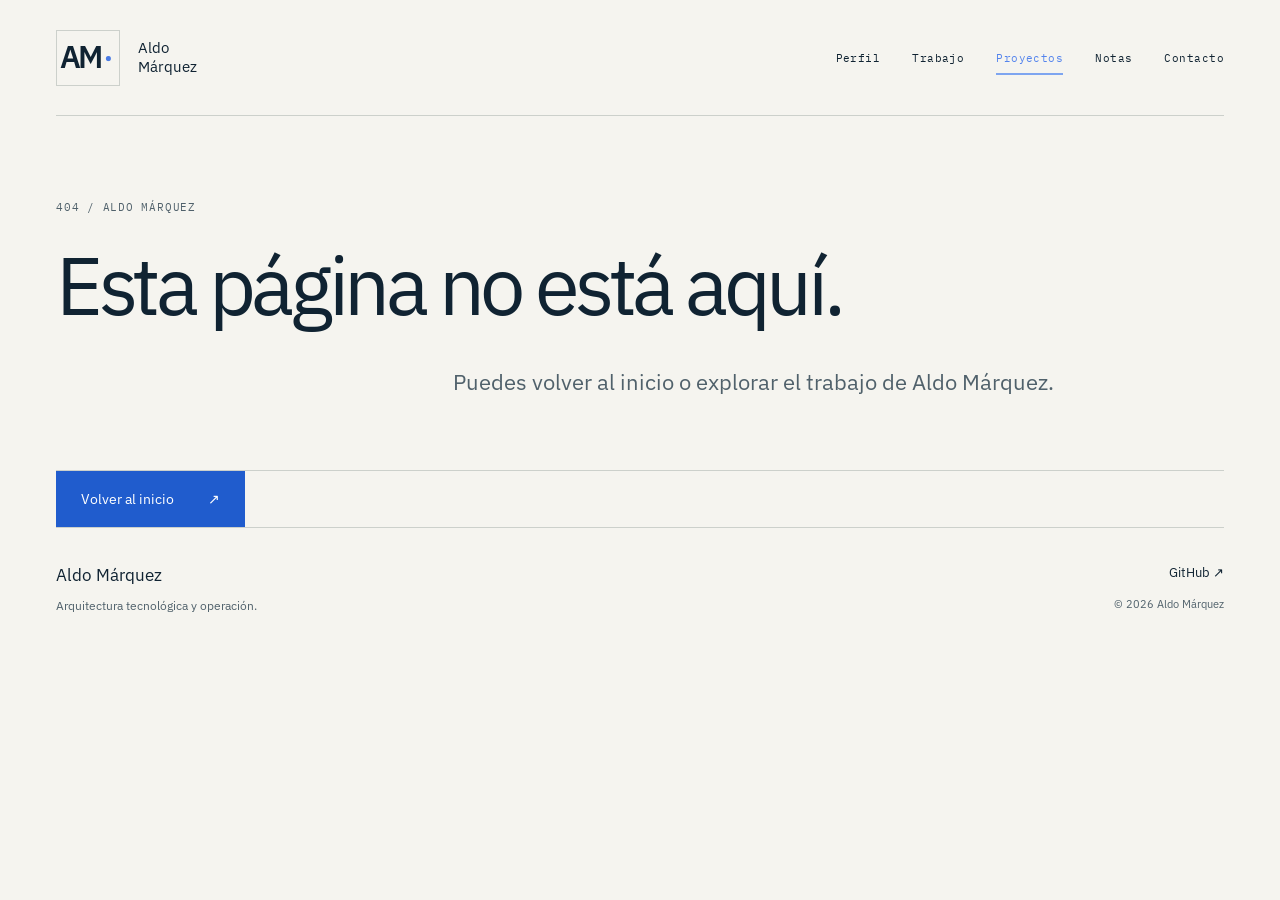
<file: proyectos/nexora/index.html>
<!doctype html>
<html lang="es"><head><meta charset="UTF-8"><meta name="viewport" content="width=device-width, initial-scale=1"><meta name="theme-color" content="#102332"><link rel="icon" href="/assets/favicon.svg" type="image/svg+xml"><link rel="alternate icon" href="/assets/favicon.ico"><link rel="apple-touch-icon" href="/assets/icon-180.png"><link rel="preload" href="/fonts/plex-sans.woff2" as="font" type="font/woff2" crossorigin><title>Nexora · Aldo Márquez</title><meta name="description" content="Prototipo de inteligencia operacional con hallazgos deterministas."><link rel="canonical" href="https://aldo80st.github.io/proyectos/nexora/"><meta property="og:url" content="https://aldo80st.github.io/proyectos/nexora/"><meta property="og:title" content="Nexora · Aldo Márquez"><meta property="og:description" content="Prototipo de inteligencia operacional con hallazgos deterministas."><meta property="og:image" content="https://aldo80st.github.io/assets/og/proyectos-nexora.svg"><meta property="og:image:alt" content="Nexora · Aldo Márquez"><meta property="og:type" content="website"><meta property="og:locale" content="es_MX"><meta name="twitter:card" content="summary_large_image"><script type="application/ld+json">{"@context":"https://schema.org","@type":"Person","name":"Aldo Márquez","url":"https://aldo80st.github.io/","sameAs":["https://github.com/aldo80st"]}</script>  <script type="module" crossorigin src="/assets/index-DM0Iw-sA.js"></script>
  <link rel="stylesheet" crossorigin href="/assets/index-DW9B3bcx.css">
</head><body><div id="root"><div class="site light"><a class="skip" href="#contenido">Saltar al contenido</a><header class="header wrap"><a class="brand" href="/" aria-label="Aldo Márquez, inicio"><span class="monogram">AM<span>·</span></span><span>Aldo<br/>Márquez</span></a><nav class="desktop-nav" aria-label="Principal"><a href="/perfil">Perfil</a><a href="/trabajo">Trabajo</a><a href="/proyectos" aria-current="page">Proyectos</a><a href="/notas">Notas</a><a href="/contacto">Contacto</a></nav><details class="mobile-menu"><summary>Menú <span>+</span></summary><nav aria-label="Principal móvil"><a href="/perfil">Perfil</a><a href="/trabajo">Trabajo</a><a href="/proyectos" aria-current="page">Proyectos</a><a href="/notas">Notas</a><a href="/contacto">Contacto</a></nav></details></header><main id="contenido" tabindex="-1"><section class="page-intro wrap"><p class="eyebrow">03<!-- --> / Aldo Márquez</p><h1>Nexora</h1><div class="intro-text"><p>Observar con contexto. Decidir con evidencia.</p><span class="project-state">Prototipo · M0</span></div></section><section class="project-detail wrap"><aside><span class="small-label">Inteligencia operacional</span><span class="fineprint">Presentación pública del proyecto. Código de acceso privado.</span><a href="/proyectos">← Todos los proyectos</a></aside><div class="prose"><section><h2>El problema</h2><p>Las señales de una red resultan menos útiles cuando el estado, el tráfico y el contexto de los activos se analizan de forma aislada.</p></section><section><h2>El enfoque</h2><p>Nexora explora una cadena determinista: estado WAN, concentración de flujos y contexto de activos producen un hallazgo. La recomendación se mantiene separada de la observación.</p></section><section><h2>Estado actual</h2><p>El hito M0 dispone de una versión alfa con adaptadores de demostración y una prueba de alcance acotado, incluyendo un control negativo.</p></section><section><h2>Alcance y límites</h2><p>La versión actual es un prototipo. No implica un despliegue en múltiples sedes ni una integración activa con infraestructura real. Las capacidades futuras de modelos de lenguaje siguen en exploración.</p></section><section><h2>La idea que permanece</h2><p>Antes de recomendar una acción, el sistema debe poder explicar qué observó y bajo qué condiciones.</p></section></div></section><section class="contact-strip wrap"><span class="small-label">Conversemos</span><a href="/contacto">El próximo sistema<br/>empieza con una conversación.<span aria-hidden="true">↗</span></a></section></main><footer class="footer wrap"><a href="/" class="footer-name">Aldo Márquez<span>Arquitectura tecnológica y operación.</span></a><div><a href="https://github.com/aldo80st" target="_blank" rel="noopener noreferrer">GitHub ↗</a><span>© <!-- -->2026<!-- --> Aldo Márquez</span></div></footer></div></div></body></html>
</file>
<file: assets/index-DW9B3bcx.css>
@font-face{font-family:Plex;src:url(/fonts/plex-sans.woff2) format("woff2");font-weight:400;font-display:swap}@font-face{font-family:Plex;src:url(/fonts/plex-sans-semibold.woff2) format("woff2");font-weight:600;font-display:swap}@font-face{font-family:PlexMono;src:url(/fonts/plex-mono.woff2) format("woff2");font-weight:400;font-display:swap}:root{font-family:Plex,sans-serif;font-synthesis:none;color:#102332;background:#102332;--navy:#102332;--paper:#f5f4ef;--blue:#205ccd}*{box-sizing:border-box}html{scroll-behavior:smooth}body{margin:0}a{color:inherit;text-decoration:none}button,summary{font:inherit}a:focus-visible,button:focus-visible,summary:focus-visible{outline:2px solid #6794ff;outline-offset:6px}img{display:block;max-width:100%}h1,h2,h3,h4,p,figure{margin:0}h1,h2,h3,h4{font-weight:400}em{font-style:normal}p{line-height:1.65}.site{min-height:100dvh}.dark{background:var(--navy);color:var(--paper);--muted:#a6b6c2;--line:#334553;--surface:#152c3d}.light{background:var(--paper);color:var(--navy);--muted:#50616b;--line:#ccd0cb;--surface:#e9eae3}.wrap{width:calc(100% - 112px);max-width:1328px;margin-inline:auto}.header{height:116px;display:flex;align-items:center;justify-content:space-between;border-bottom:1px solid var(--line)}.brand{display:flex;align-items:center;gap:18px;font-size:15px;line-height:1.25}.monogram{font-size:31px;letter-spacing:-3px;font-weight:600}.monogram span{color:#4a7be4;padding-left:3px}.desktop-nav{display:flex;gap:32px;font-size:14px}.desktop-nav a:hover,.desktop-nav a[aria-current]{color:#5484ed}.mobile-menu{display:none}.skip{position:fixed;top:-100px;left:20px;z-index:100;background:var(--blue);padding:15px;color:#fff}.skip:focus{top:15px}.hero{position:relative;padding-top:72px}.eyebrow,.small-label,.hero-rule,.project-index,.cap-number,.note-category{font-family:PlexMono,monospace;font-size:11px;letter-spacing:.07em;text-transform:uppercase}.eyebrow{color:var(--muted);margin-bottom:27px}.hero-heading{position:relative;z-index:1;pointer-events:none}.hero h1{font-size:clamp(76px,8.4vw,126px);line-height:.99;letter-spacing:-.065em;max-width:950px}.hero h1 em{color:#a9c1e5}.hero-art{position:absolute;right:-18px;top:110px;width:44%;opacity:.8}.hero-art img{width:100%;height:auto;-webkit-mask-image:linear-gradient(to right,transparent 0%,black 18%);mask-image:linear-gradient(to right,transparent 0%,black 18%)}.hero-art figcaption{font-family:PlexMono,monospace;font-size:9px;color:var(--muted);text-align:right;margin-top:12px}.hero-bottom{display:flex;align-items:flex-end;justify-content:space-between;gap:40px;margin-top:55px;position:relative;z-index:2}.hero-bottom>p{font-size:20px;max-width:490px;color:#c0cbd2}.actions{display:flex;gap:18px;flex-shrink:0}.button{display:inline-flex;justify-content:space-between;gap:34px;align-items:center;padding:18px 24px;background:var(--blue);color:#fff;font-size:14px;border:1px solid var(--blue);transition:background .2s,transform .2s}.button:hover{background:#184eb5;transform:translateY(-2px)}.button.secondary{background:transparent;border-color:var(--line);color:inherit}.button.secondary:hover{background:var(--surface)}.hero-rule{display:flex;justify-content:space-between;border-top:1px solid var(--line);margin-top:64px;padding-top:20px;color:var(--muted)}.capabilities,.projects-section,.notes-section{padding-top:112px}.section-heading{display:grid;grid-template-columns:1fr 2fr;gap:36px;margin-bottom:42px}.small-label{color:var(--muted)}h2{font-size:clamp(30px,3.2vw,48px);line-height:1.12;letter-spacing:-.04em}.capabilities details{border-top:1px solid var(--line)}.capabilities details:last-child{border-bottom:1px solid var(--line)}.capabilities summary{cursor:pointer;list-style:none;display:grid;grid-template-columns:1fr 2fr 40px;align-items:center;padding:30px 0;gap:36px}.capabilities summary::-webkit-details-marker{display:none}.capabilities h3{font-size:27px;letter-spacing:-.025em}.cap-number{color:var(--muted)}.plus{font-size:28px;text-align:right}.capabilities details[open] .plus{transform:rotate(45deg)}.cap-body{margin-left:calc(33.333% + 12px);max-width:680px;padding:0 0 30px}.cap-body h4{font-size:20px;margin-bottom:14px}.cap-body p{color:var(--muted);max-width:600px}.cap-body a{display:inline-block;margin-top:20px;font-size:14px;color:#a9c1e5}.profile-section{display:grid;grid-template-columns:1fr 1fr;gap:80px;padding-top:128px;padding-bottom:80px;border-bottom:1px solid var(--line)}.year{font-size:clamp(90px,12vw,180px);line-height:1.05;letter-spacing:-.07em;margin-top:24px;color:#a9c1e5}.year span{display:block;font-size:15px;line-height:1.5;letter-spacing:0;color:var(--muted);margin-top:20px}.profile-section h2{margin-bottom:28px}.profile-section p{color:var(--muted);margin-bottom:20px;font-size:17px}.text-link{display:inline-block;margin-top:20px;font-size:14px}.text-link:hover{text-decoration:underline;text-underline-offset:6px}.project-row{display:grid;grid-template-columns:55px 1fr 1.1fr 36px;align-items:center;gap:24px;padding:32px 0;border-top:1px solid var(--line);transition:padding .2s,background .2s}.project-row:last-child{border-bottom:1px solid var(--line)}.project-row:hover{padding-inline:18px;background:var(--surface)}.project-index{color:var(--muted)}.project-row h3{font-size:40px;line-height:1.2;letter-spacing:-.04em;margin-top:6px}.project-description p{font-size:19px}.project-state{display:inline-block;font-family:PlexMono,monospace;font-size:11px;color:var(--muted);margin-top:12px;border-left:2px solid #5179bf;padding-left:12px}.row-arrow{font-size:25px;text-align:right}.note-feature{display:grid;grid-template-columns:1fr 1.3fr 1fr;gap:36px;align-items:end;padding:36px 0 56px;margin-top:22px;border-block:1px solid var(--line)}.note-feature h2{font-size:62px}.note-feature p{font-size:17px;color:var(--muted)}.note-category{align-self:start;color:var(--muted);padding-top:10px}.contact-strip{padding-block:110px}.contact-strip>a{display:block;position:relative;font-size:clamp(32px,4.5vw,68px);line-height:1.14;letter-spacing:-.045em;padding-top:24px;padding-right:65px}.contact-strip>a>span{position:absolute;right:0;bottom:0;font-size:54px;color:#517fe0}.footer{display:flex;justify-content:space-between;gap:40px;border-top:1px solid var(--line);padding-block:36px;font-size:13px}.footer-name{font-size:17px}.footer-name span{display:block;font-size:12px;color:var(--muted);margin-top:12px}.footer>div{text-align:right}.footer>div>span{display:block;font-size:11px;color:var(--muted);margin-top:16px}.page-intro{padding-block:82px 70px;border-bottom:1px solid var(--line)}.page-intro h1{font-size:clamp(52px,6.3vw,90px);max-width:1000px;line-height:1.03;letter-spacing:-.055em}.intro-text{margin-left:34%;max-width:710px;margin-top:38px;font-size:22px;color:var(--muted)}.two-col{display:grid;grid-template-columns:1fr 1.5fr;gap:90px;padding-block:80px}.prose{font-size:18px}.prose p{margin-bottom:24px;color:var(--muted)}.prose h3{font-size:25px;margin:40px 0 20px}.principles{padding-top:36px}.principles>h2{margin-bottom:32px}.principle{display:grid;grid-template-columns:55px 1fr 1fr;gap:28px;padding:30px 0;border-top:1px solid var(--line)}.principle>span{font-family:PlexMono;font-size:12px;color:var(--muted)}.principle h3{font-size:25px}.principle p{color:var(--muted)}.service{display:grid;grid-template-columns:50px 1fr 1.2fr;gap:30px;padding:54px 0;border-bottom:1px solid var(--line)}.service>span{font-family:PlexMono;font-size:12px;color:var(--muted)}.service h2{font-size:36px;max-width:320px}.service p{color:var(--muted);margin-bottom:16px}.service .service-trigger{font-size:21px;color:var(--navy)}.process{margin:0;padding-left:25px}.process li{padding:0 0 24px 10px;color:var(--muted);line-height:1.6}.process strong{color:var(--navy);font-weight:600}.project-index-page{padding-top:24px}.fineprint{font-size:13px;line-height:1.7;color:var(--muted);margin-top:28px;max-width:680px}.project-detail{display:grid;grid-template-columns:1fr 2fr;gap:70px;padding-top:80px}.project-detail aside{display:flex;flex-direction:column;align-items:flex-start;gap:25px;font-size:13px}.project-detail .prose section{padding-bottom:40px}.project-detail h2{font-size:31px;margin-bottom:20px}.note-list{padding-block:55px}.note-list>a{display:block;padding:36px 0;border-bottom:1px solid var(--line)}.note-list h2{font-size:54px;margin:22px 0}.note-list p{margin-bottom:22px;color:var(--muted)}.article{max-width:760px;padding-top:60px;font-size:19px}.article h2{margin:50px 0 24px;font-size:33px}.article .lead{font-size:24px;color:var(--navy)}blockquote{margin:48px 0;border-left:3px solid var(--blue);padding-left:28px;font-size:30px;line-height:1.3;letter-spacing:-.025em}.contact-page{display:grid;grid-template-columns:1fr 1fr;gap:90px;padding-block:80px 120px}.error-page{min-height:100dvh;background:var(--paper);padding:15vh 8vw}.error-page h1{font-size:44px;margin:20px 0}.error-page a,.error-page button{display:inline-block;margin:20px 25px 0 0;border:1px solid #8899aa;padding:15px}@media(max-width:1000px){.wrap{width:calc(100% - 64px)}.hero-bottom{align-items:flex-start;flex-direction:column;gap:24px}.hero-art{top:120px;right:0;width:43%;opacity:.6}.hero h1{font-size:90px}.profile-section{gap:40px}.note-feature{grid-template-columns:1fr 1.8fr}.note-feature>div{grid-column:2}.note-feature h2{font-size:56px}}@media(max-width:650px){.wrap{width:calc(100% - 40px)}.header{height:86px}.brand{gap:13px;font-size:12px}.monogram{font-size:28px}.desktop-nav{display:none}.mobile-menu{display:block;position:relative;z-index:8;font-size:13px}.mobile-menu summary{cursor:pointer;list-style:none;padding:14px 0 14px 20px}.mobile-menu summary::-webkit-details-marker{display:none}.mobile-menu summary>span{margin-left:18px}.mobile-menu nav{position:absolute;right:0;top:48px;background:var(--surface);padding:14px 24px;width:190px;border:1px solid var(--line)}.mobile-menu nav a{display:block;padding:12px 0}.hero{padding-top:40px}.eyebrow{font-size:9px;letter-spacing:.02em;margin-bottom:22px}.hero h1{font-size:clamp(52px,14.7vw,82px);letter-spacing:-.06em}.hero-art{position:relative;width:83%;top:auto;right:auto;margin:25px -20px 0 auto;opacity:.95}.hero-art img{max-height:230px;object-fit:cover;object-position:50% 50%;-webkit-mask-image:linear-gradient(to right,transparent,black 12%);mask-image:linear-gradient(to right,transparent,black 12%)}.hero-art figcaption{margin-right:20px;font-size:8px}.hero-bottom{margin-top:27px;gap:24px}.hero-bottom>p{font-size:18px}.actions{width:100%;gap:10px}.button{gap:18px;padding:15px 16px;font-size:12px}.hero-rule{margin-top:36px;font-size:8px;gap:14px}.hero-rule span:last-child{white-space:nowrap}.capabilities,.projects-section,.notes-section{padding-top:72px}.section-heading{grid-template-columns:1fr;gap:24px;margin-bottom:28px}h2{font-size:34px}.capabilities summary{grid-template-columns:28px 1fr 24px;gap:12px;padding:24px 0}.capabilities h3{font-size:21px}.cap-body{margin-left:40px;padding-bottom:24px}.cap-body p{font-size:15px}.profile-section{grid-template-columns:1fr;gap:46px;padding-block:72px 50px}.year{font-size:128px;margin-top:16px}.year span{font-size:13px;margin-top:8px}.profile-section p{font-size:16px}.project-row{grid-template-columns:25px 1fr 24px;gap:12px;padding:25px 0}.project-row h3{font-size:36px}.project-row .small-label{font-size:9px}.project-description{grid-column:2;grid-row:2}.project-description p{font-size:16px}.row-arrow{grid-column:3;grid-row:1}.project-row:hover{padding-inline:6px}.note-feature{grid-template-columns:1fr;gap:24px;padding:26px 0 32px}.note-feature>div{grid-column:auto}.note-feature h2{font-size:54px}.note-category{font-size:10px}.contact-strip{padding-block:72px}.contact-strip>a{font-size:35px;padding-right:34px}.contact-strip>a>span{font-size:30px}.footer{padding-block:28px;gap:18px}.footer-name{font-size:15px}.footer-name span{font-size:10px;max-width:155px;line-height:1.5}.footer>div>span{font-size:9px}.page-intro{padding-block:50px 40px}.page-intro h1{font-size:51px}.intro-text{margin-left:0;margin-top:26px;font-size:19px}.two-col,.contact-page,.project-detail{grid-template-columns:1fr;gap:30px;padding-block:50px}.prose{font-size:17px}.principle{grid-template-columns:25px 1fr;gap:12px}.principle p{grid-column:2}.principle h3{font-size:23px}.service{grid-template-columns:25px 1fr;gap:14px;padding-block:35px}.service>div{grid-column:2}.service h2{font-size:31px}.service .service-trigger{font-size:18px}.project-detail aside{gap:12px;padding-bottom:20px;border-bottom:1px solid var(--line)}.project-detail .prose section{padding-bottom:24px}.note-list h2{font-size:39px}.article{font-size:17px;padding-top:40px}.article .lead{font-size:22px}blockquote{font-size:26px}.contact-page{padding-bottom:70px}}@media(prefers-reduced-motion:reduce){html{scroll-behavior:auto}*,*:before,*:after{transition:none!important;animation:none!important}}@media(min-width:651px){.hero-art img{max-height:320px;object-fit:cover;object-position:center}.hero .button.secondary{background:var(--navy)}}html{scroll-padding-top:110px}.site.dark{background-color:#102332;background-image:linear-gradient(90deg,#ffffff05 1px,transparent 1px);background-size:90px 90px}.header{position:relative;z-index:10}.monogram{width:64px;height:56px;border:1px solid var(--line);display:inline-flex;align-items:center;justify-content:center;padding-right:5px}.desktop-nav a{font-family:PlexMono,monospace;font-size:11px;letter-spacing:.04em;position:relative;padding:12px 0}.desktop-nav a:after{content:"";display:block;height:2px;width:0;background:#7ea5f0;position:absolute;bottom:2px;left:0;transition:width .15s}.desktop-nav a:hover:after,.desktop-nav a[aria-current=page]:after{width:100%}.system-index{display:flex;align-items:center;gap:18px;font:10px PlexMono,monospace;letter-spacing:.1em;color:#b4c6d3;padding-bottom:30px}.index-mark{color:#a8c5ef;font-size:23px}.index-rule{flex:1;max-width:120px;height:1px;background:#5e7283}.index-number{margin-left:auto;color:#95b8f5}.hero{padding-top:41px}.hero-heading:before{content:"";position:absolute;top:-17px;left:0;width:34px;height:3px;background:#5489e5}.hero h1{font-weight:600;letter-spacing:-.076em}.hero-art img{filter:contrast(1.05) saturate(.9)}.hero-rule{padding-bottom:20px}.capabilities summary:hover h3{color:#bad2fa}.project-row:hover .row-arrow{color:#7aa7ff}.light .project-row:hover{background:#e6e8e6}.project-index{font-size:10px}.atlas-feature{display:grid;grid-template-columns:1.05fr 1fr;gap:8%;align-items:center;border-top:1px solid var(--line);padding-top:45px;margin-top:112px}.atlas-plate{min-height:395px;position:relative;border:1px solid #57748a;background:#142e42;padding:22px;overflow:hidden}.atlas-plate>.small-label{color:#a7c0d2}.atlas-structure{position:absolute;inset:45px 20px;display:grid;place-items:center}.atlas-ring{position:absolute;aspect-ratio:1;border:1px solid #587992;border-radius:50%}.ring-1{width:min(75%,330px)}.ring-2{width:min(51%,245px);border-style:dashed}.ring-3{width:min(27%,125px);border-color:#b5cce2}.atlas-axis{background:#496882;position:absolute}.axis-x{width:100%;height:1px}.axis-y{height:100%;width:1px}.atlas-center{position:relative;z-index:2;width:65px;height:65px;display:grid;place-items:center;color:#fff;background:#205ccd;border:1px solid #bbcfec;font:600 28px PlexMono,monospace}.atlas-point{width:9px;height:9px;position:absolute;background:#c6daeb;border:2px solid #132b40}.point-a{top:17%;left:34%}.point-b{right:14%;top:53%}.point-c{bottom:18%;left:23%}.atlas-plate-footer{position:absolute;bottom:20px;left:22px;right:22px;display:flex;justify-content:space-between;gap:15px;font:9px PlexMono,monospace;letter-spacing:.04em;color:#abc0d2}.atlas-copy h2{font-size:clamp(38px,4.2vw,64px);margin:20px 0 25px;letter-spacing:-.07em}.atlas-copy h2 em{color:#b7d0f3}.atlas-copy>p{font-size:17px;color:#bdccd8;max-width:490px;line-height:1.75}.atlas-link{display:inline-flex;gap:32px;align-items:center;margin-top:30px;border:1px solid #8aa7c0;background:#205ccd;color:#fff;padding:16px 20px;font:12px PlexMono,monospace}.atlas-link:hover{background:#316fe4}.atlas-disclosure{border-top:1px solid #537086;padding-top:18px;margin-top:32px;max-width:470px}.atlas-disclosure summary{display:flex;justify-content:space-between;cursor:pointer;list-style:none;font:11px PlexMono,monospace;color:#c3d4e0}.atlas-disclosure summary::-webkit-details-marker{display:none}.atlas-disclosure p{color:#aec5d5;font-size:14px;margin-top:17px}.atlas-disclosure[open] summary>span{transform:rotate(45deg)}@media(max-width:1000px){.atlas-feature{gap:32px}.atlas-plate{min-height:330px}}@media(max-width:650px){.system-index{font-size:8px;gap:7px;flex-wrap:wrap}.index-rule{display:none}.index-number{margin-left:0}.hero{padding-top:22px}.atlas-feature{grid-template-columns:1fr;gap:30px;padding-top:30px;margin-top:72px}.atlas-plate{min-height:315px}.atlas-copy h2{font-size:42px}.atlas-copy>p{font-size:16px}.atlas-plate-footer{font-size:7px}.monogram{width:48px;height:45px;font-size:24px}.mobile-menu nav{box-shadow:0 12px 28px #07162440}}@media(prefers-reduced-motion:reduce){.desktop-nav a:after{transition:none}}@media(min-width:651px){.hero-art figcaption{position:absolute;width:1px;height:1px;padding:0;margin:-1px;overflow:hidden;clip-path:inset(50%);white-space:nowrap;border:0}}
</file>
